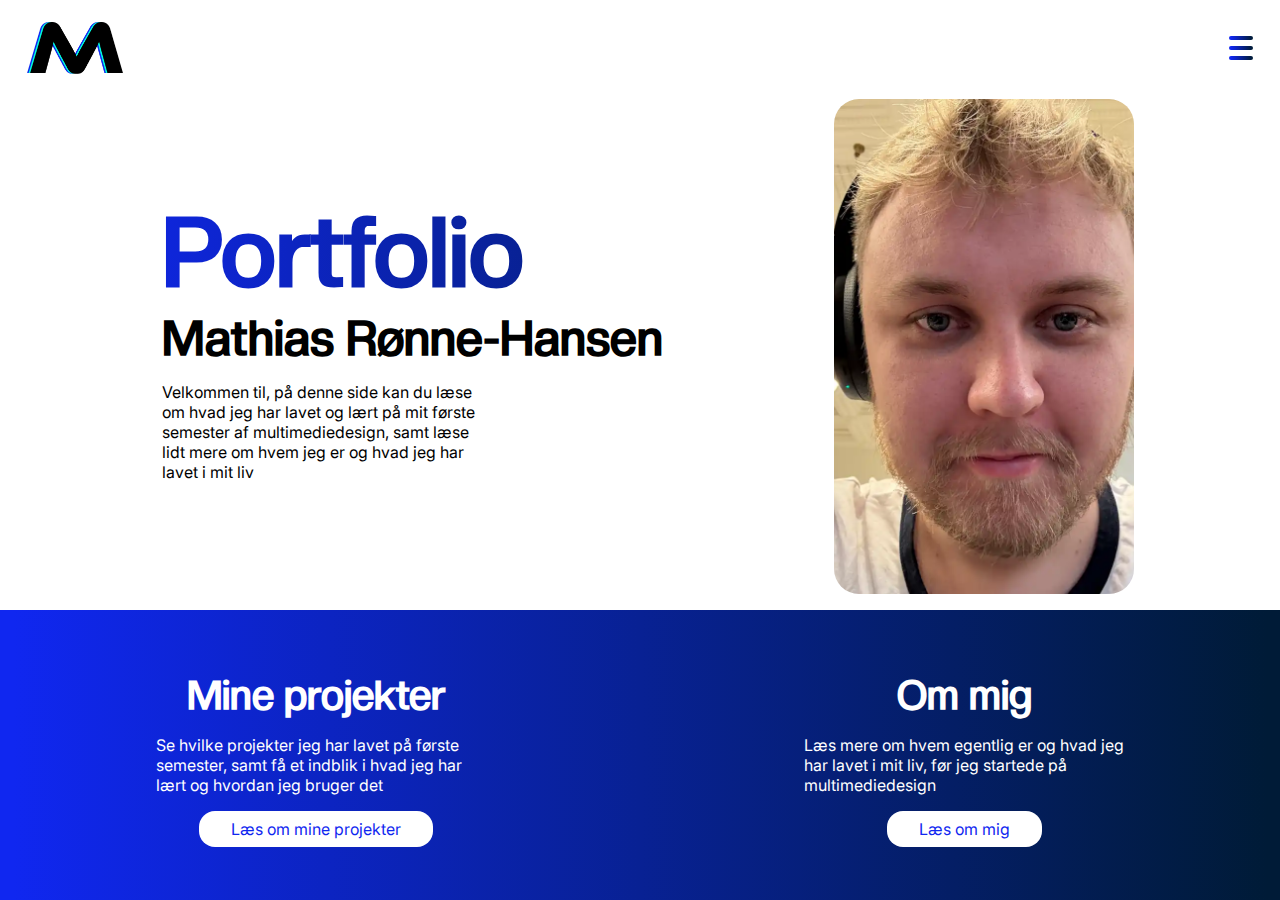
<file: index.html>
<!DOCTYPE html>
<html lang="en">
  <head>
    <meta charset="UTF-8" />
    <link rel="stylesheet" href="css/custom.css" />
    <link rel="stylesheet" href="css/general.css" />
    <link rel="stylesheet" href="css/index.css" />
    <meta name="viewport" content="width=device-width, initial-scale=1.0" />
    <title>Forside</title>
  </head>
  <body>
    <header>
      <nav class="navbar">
        <div>
          <a href="index.html">
            <img class="logo" src="img/portfolio-logo.png" alt="" />
          </a>
        </div>
        <div>
          <img src="img/burgermenu1.svg" alt="" />
        </div>
      </nav>
    </header>
    <main>
      <div class="wrapper">
        <section class="hero-section">
          <div class="hero-text">
            <h1 class="hero-heading">Portfolio</h1>
            <h2 class="hero-subheading">Mathias Rønne-Hansen</h2>
            <p class="hero-paragraph">
              Velkommen til, på denne side kan du læse om hvad jeg har lavet og
              lært på mit første semester af multimediedesign, samt læse lidt
              mere om hvem jeg er og hvad jeg har lavet i mit liv
            </p>
          </div>
          <div class="img-container">
            <img class="hero-img" src="img/mig.webp" alt="" />
          </div>
        </section>
        <section class="info-section">
          <div class="projects">
            <h3 class="info-headline hide">Mine projekter</h3>
            <p class="projects-text hide">
              Se hvilke projekter jeg har lavet på første semester, samt få et
              indblik i hvad jeg har lært og hvordan jeg bruger det
            </p>
            <a class="white-btn" href="portfolio.html">Læs om mine projekter</a>
          </div>
          <div class="about">
            <h3 class="info-headline hide">Om mig</h3>
            <p class="about-text hide">
              Læs mere om hvem egentlig er og hvad jeg har lavet i mit liv, før
              jeg startede på multimediedesign
            </p>
            <a class="white-btn" href="about.html">Læs om mig</a>
          </div>
        </section>
      </div>
    </main>
  </body>
</html>
</file>
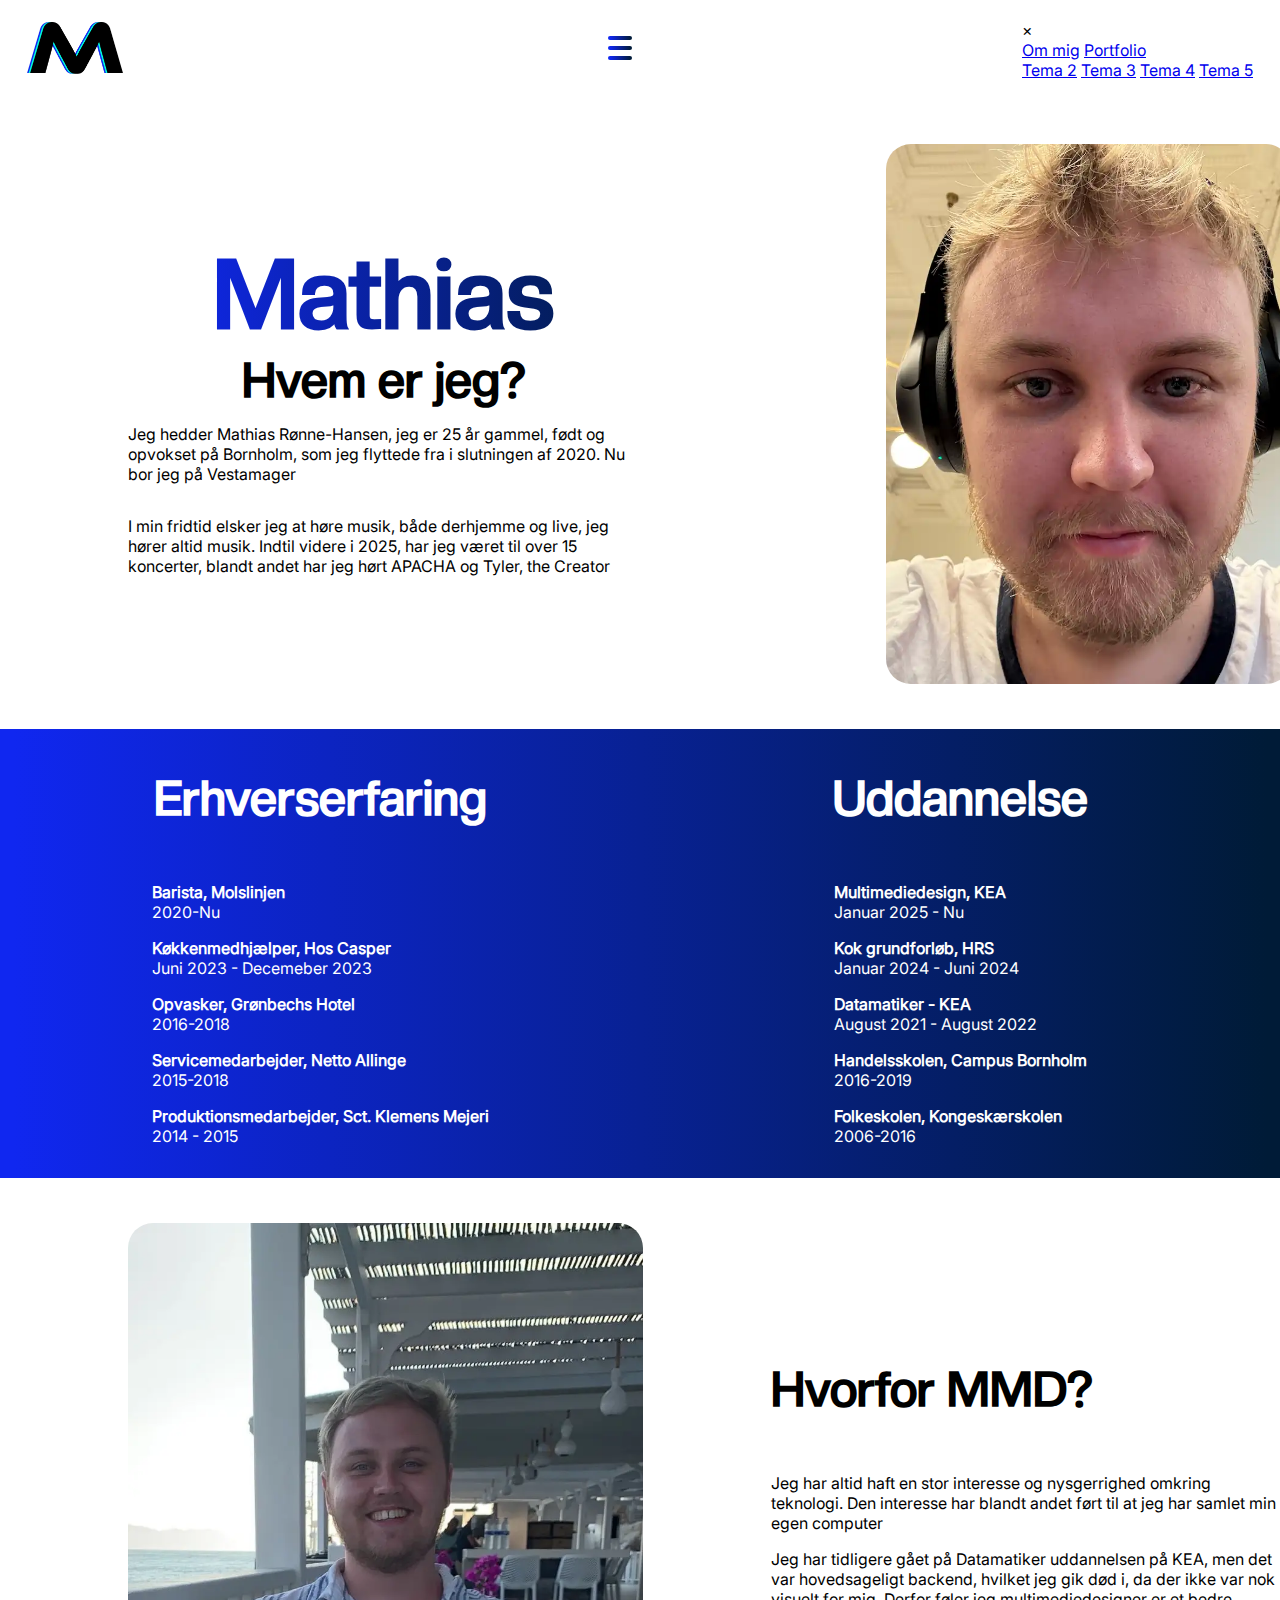
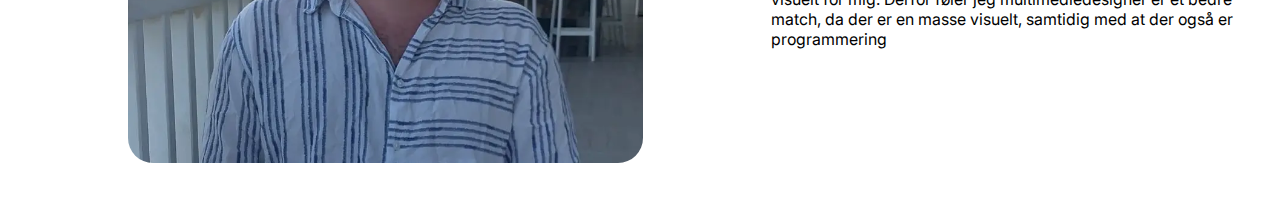
<file: about.html>
<!DOCTYPE html>
<html lang="en">
  <head>
    <meta charset="UTF-8" />
    <meta name="viewport" content="width=device-width, initial-scale=1.0" />
    <link rel="stylesheet" href="css/custom.css" />
    <link rel="stylesheet" href="css/general.css" />
    <link rel="stylesheet" href="css/about.css" />
    <title>Om mig</title>
  </head>
  <body style="overflow-x: hidden">
    <header>
      <nav class="navbar">
        <div>
          <a href="index.html">
            <img class="logo" src="img/portfolio-logo.png" alt="" />
          </a>
        </div>
        <div class="burgermenu">
          <img src="img/burgermenu1.svg" alt="" />
        </div>
        <div id="nav" class="overlay">
          <a id="nav-close" class="closebtn">&times;</a>
          <div class="burger-content">
            <a href="about.html">Om mig</a>
            <a href="portfolio.html">Portfolio</a>
            <div class="burger-portfolio">
              <a href="portfolio/T02.html">Tema 2</a>
              <a href="portfolio/T03.html">Tema 3</a>
              <a href="portfolio/T04.html">Tema 4</a>
              <a href="portfolio/T05.html">Tema 5</a>
            </div>
          </div>
        </div>
      </nav>
    </header>
    <main>
      <section class="hero-section">
        <div class="hero-text">
          <h1 class="hero-header">Mathias</h1>
          <h2 class="hero-subheader">Hvem er jeg?</h2>
          <p class="hero-paragraph">
            Jeg hedder Mathias Rønne-Hansen, jeg er 25 år gammel, født og
            opvokset på Bornholm, som jeg flyttede fra i slutningen af 2020. Nu
            bor jeg på Vestamager
          </p>
          <p class="hero-paragraph">
            I min fridtid elsker jeg at høre musik, både derhjemme og live, jeg
            hører altid musik. Indtil videre i 2025, har jeg været til over 15
            koncerter, blandt andet har jeg hørt APACHA og Tyler, the Creator
          </p>
        </div>
        <div class="img-container">
          <img class="hero-img" src="img/mig.webp" alt="" />
        </div>
      </section>
      <div class="experience">
        <section class="cv">
          <h2 class="cv-header">Erhverserfaring</h2>
          <dl class="cv-list">
            <dt class="title">Barista, Molslinjen</dt>
            <dd class="date">2020-Nu</dd>
            <dt class="title">Køkkenmedhjælper, Hos Casper</dt>
            <dd class="date">Juni 2023 - Decemeber 2023</dd>
            <dt class="title">Opvasker, Grønbechs Hotel</dt>
            <dd class="date">2016-2018</dd>
            <dt class="title">Servicemedarbejder, Netto Allinge</dt>
            <dd class="date">2015-2018</dd>
            <dt class="title">Produktionsmedarbejder, Sct. Klemens Mejeri</dt>
            <dd class="date">2014 - 2015</dd>
          </dl>
        </section>
        <div class="hide">
          <section class="education">
            <h2 class="education-header">Uddannelse</h2>
            <dl class="education-list">
              <dt class="title">Multimediedesign, KEA</dt>
              <dd class="date">Januar 2025 - Nu</dd>
              <dt class="title">Kok grundforløb, HRS</dt>
              <dd class="date">Januar 2024 - Juni 2024</dd>
              <dt class="title">Datamatiker - KEA</dt>
              <dd class="date">August 2021 - August 2022</dd>
              <dt class="title">Handelsskolen, Campus Bornholm</dt>
              <dd class="date">2016-2019</dd>
              <dt class="title">Folkeskolen, Kongeskærskolen</dt>
              <dd class="date">2006-2016</dd>
            </dl>
          </section>
        </div>
      </div>
      <section class="hero-section">
        <div class="hero-text">
          <h2 class="info-subheader">Hvorfor MMD?</h2>
          <div class="text-container">
            <p class="hero-paragraph">
              Jeg har altid haft en stor interesse og nysgerrighed omkring
              teknologi. Den interesse har blandt andet ført til at jeg har
              samlet min egen computer
            </p>
            <p class="hero-paragraph">
              Jeg har tidligere gået på Datamatiker uddannelsen på KEA, men det
              var hovedsageligt backend, hvilket jeg gik død i, da der ikke var
              nok visuelt for mig. Derfor føler jeg multimediedesigner er et
              bedre match, da der er en masse visuelt, samtidig med at der også
              er programmering
            </p>
          </div>
        </div>
        <div class="img-container order">
          <img class="hero-img" src="img/mig2.webp" alt="" />
        </div>
      </section>
      <div class="hide-desktop">
        <section class="education hide">
          <h2 class="education-header">Uddannelse</h2>
          <dl class="education-list">
            <dt class="title">Multimediedesign, KEA</dt>
            <dd class="date">Januar 2025 - Nu</dd>
            <dt class="title">Kok grundforløb, HRS</dt>
            <dd class="date">Januar 2024 - Juni 2024</dd>
            <dt class="title">Datamatiker - KEA</dt>
            <dd class="date">August 2021 - August 2022</dd>
            <dt class="title">Handelsskolen, Campus Bornholm</dt>
            <dd class="date">2016-2019</dd>
            <dt class="title">Folkeskolen, Kongeskærskolen</dt>
            <dd class="date">2006-2016</dd>
          </dl>
        </section>
      </div>
    </main>
    <script src="js/burgermenu.js"></script>
  </body>
</html>
</file>
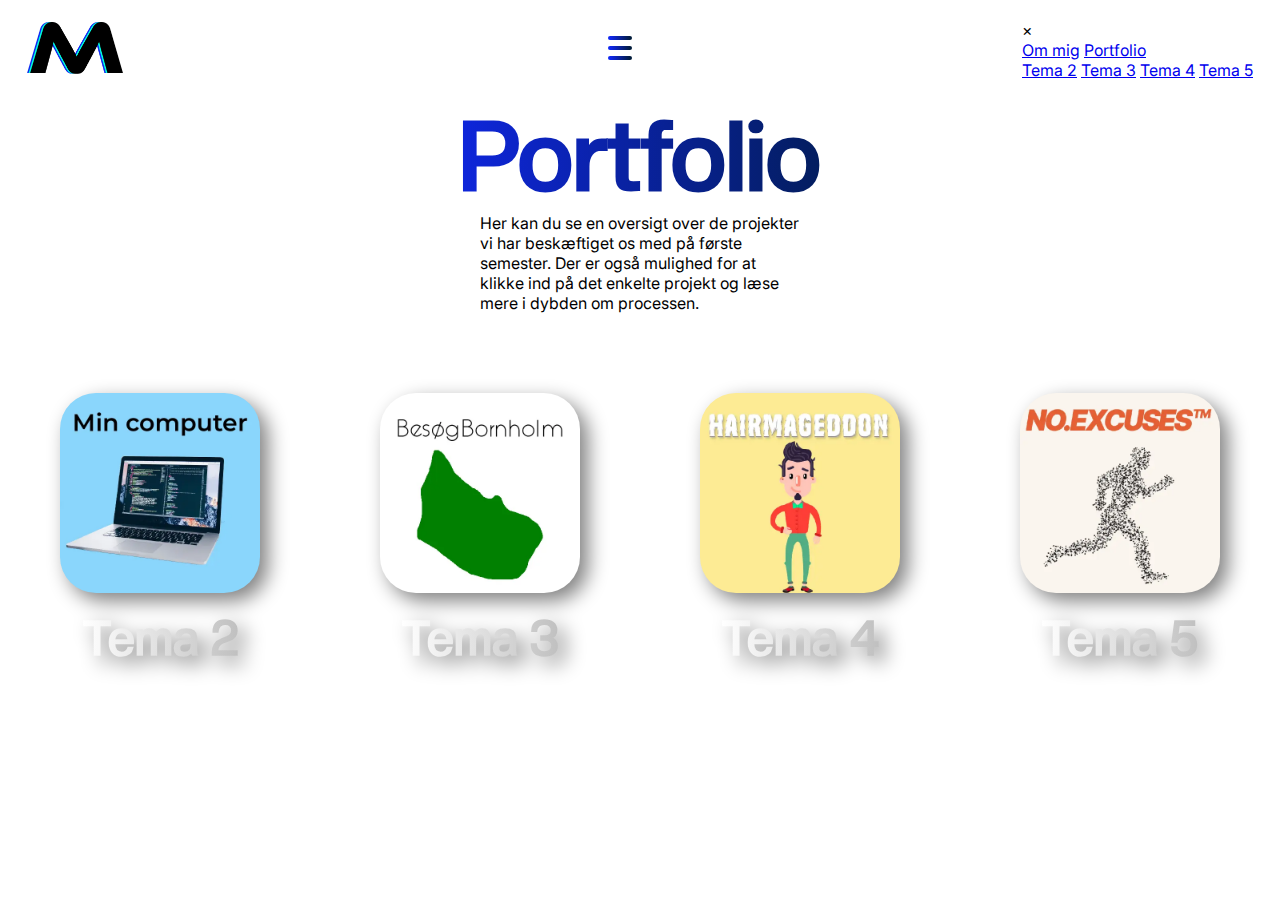
<file: portfolio.html>
<!DOCTYPE html>
<html lang="en">
  <head>
    <meta charset="UTF-8" />
    <meta name="viewport" content="width=device-width, initial-scale=1.0" />
    <link rel="stylesheet" href="css/custom.css" />
    <link rel="stylesheet" href="css/general.css" />
    <link rel="stylesheet" href="css/portfolio.css" />
    <title>Portfolio</title>
  </head>
  <body>
    <header>
      <nav class="navbar">
        <div>
          <a href="index.html">
            <img class="logo" src="img/portfolio-logo.png" alt="" />
          </a>
        </div>
        <div class="burgermenu">
          <img src="img/burgermenu1.svg" alt="" />
        </div>
        <div id="nav" class="overlay">
          <a id="nav-close" class="closebtn">&times;</a>
          <div class="burger-content">
            <a href="about.html">Om mig</a>
            <a href="portfolio.html">Portfolio</a>
            <div class="burger-portfolio">
              <a href="portfolio/T02.html">Tema 2</a>
              <a href="portfolio/T03.html">Tema 3</a>
              <a href="portfolio/T04.html">Tema 4</a>
              <a href="portfolio/T05.html">Tema 5</a>
            </div>
          </div>
        </div>
      </nav>
    </header>
    <main>
      <section class="intro-section">
        <h1 class="intro-headline">Portfolio</h1>
        <p class="intro-text">
          Her kan du se en oversigt over de projekter vi har beskæftiget os med
          på første semester. Der er også mulighed for at klikke ind på det
          enkelte projekt og læse mere i dybden om processen.
        </p>
      </section>
      <section class="project-section">
        <div class="project-showcase blue">
          <a class="project-card" href="portfolio/T02.html">
            <div class="img-container">
              <img src="img/tema2-thumbnail.webp" alt="" class="project-img" />
            </div>
            <h2 class="gradient-headline-silver">Tema 2</h2>
          </a>
        </div>
        <div class="project-showcase medium-blue">
          <a href="portfolio/T03.html" class="project-card">
            <div class="img-container">
              <img src="img/tema3-thumbnail.webp" alt="" class="project-img" />
            </div>
            <h2 class="gradient-headline-silver">Tema 3</h2>
          </a>
        </div>
        <div class="project-showcase dark-blue">
          <a href="portfolio/T04.html" class="project-card">
            <div class="img-container">
              <img src="img/tema4-thumbnail.webp" alt="" class="project-img" />
            </div>
            <h2 class="gradient-headline-silver">Tema 4</h2>
          </a>
        </div>
        <div class="project-showcase black">
          <a href="portfolio/T05.html" class="project-card">
            <div class="img-container">
              <img src="img/tema5-thumbnail.webp" alt="" class="project-img" />
            </div>
            <h2 class="gradient-headline-silver">Tema 5</h2>
          </a>
        </div>
      </section>
    </main>
    <footer></footer>
    <script src="js/burgermenu.js"></script>
  </body>
</html>
</file>
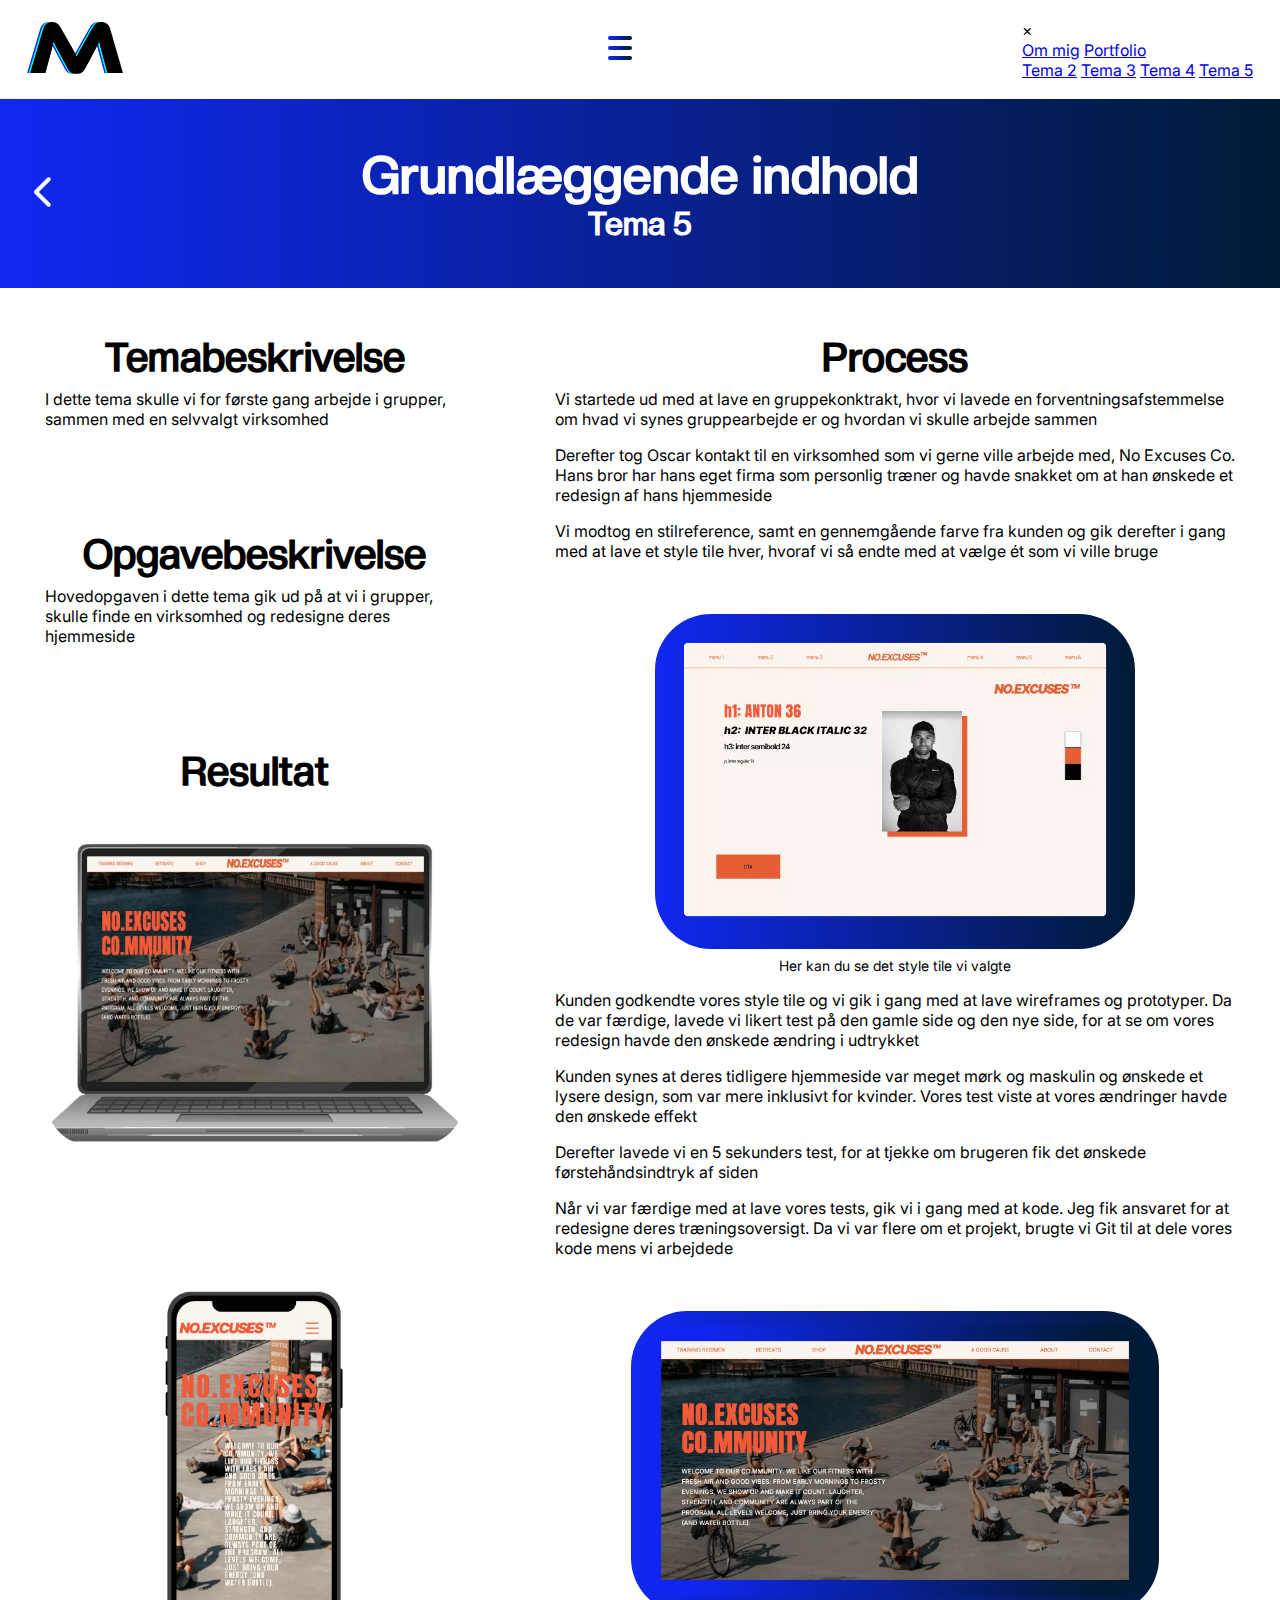
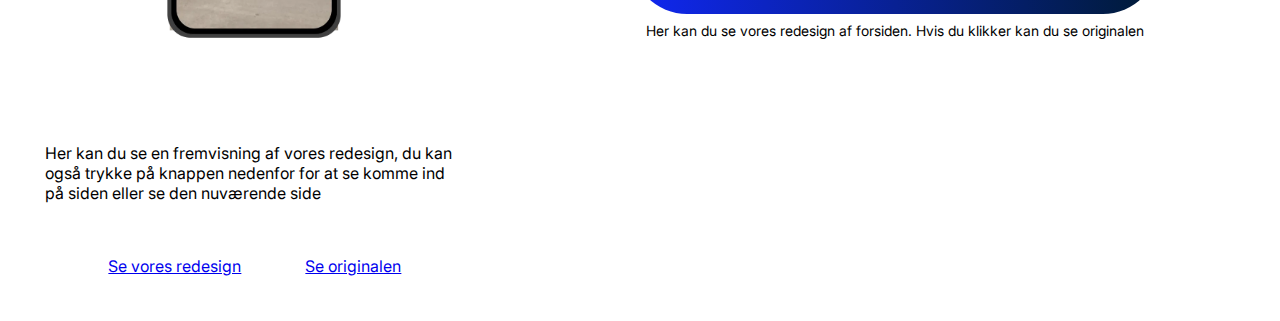
<file: portfolio/T05.html>
<!DOCTYPE html>
<html lang="en">
  <head>
    <meta charset="UTF-8" />
    <meta name="viewport" content="width=device-width, initial-scale=1.0" />
    <link rel="stylesheet" href="../css/custom.css" />
    <link rel="stylesheet" href="../css/general.css" />
    <link rel="stylesheet" href="../css/portfolio-theme.css" />
    <title>Tema 5</title>
  </head>
  <body>
    <header>
      <nav class="navbar">
        <div>
          <a href="../index.html">
            <img class="logo" src="../img/portfolio-logo.png" alt="" />
          </a>
        </div>
        <div class="burgermenu">
          <img src="../img/burgermenu1.svg" alt="" />
        </div>
        <div id="nav" class="overlay">
          <a id="nav-close" class="closebtn">&times;</a>
          <div class="burger-content">
            <a href="../about.html">Om mig</a>
            <a href="../portfolio.html">Portfolio</a>
            <div class="burger-portfolio">
              <a href="T02.html">Tema 2</a>
              <a href="T03.html">Tema 3</a>
              <a href="T04.html">Tema 4</a>
              <a href="T05.html">Tema 5</a>
            </div>
          </div>
        </div>
      </nav>
    </header>
    <main>
      <div class="intro-banner">
        <div class="arrow-container">
          <a href="T04.html">
            <svg
              class="arrow-back"
              width="20"
              height="32"
              viewBox="0 0 5 8"
              fill="none"
              xmlns="http://www.w3.org/2000/svg"
            >
              <path
                d="M0.646447 3.64645C0.451184 3.84171 0.451184 4.15829 0.646447 4.35355L3.82843 7.53553C4.02369 7.7308 4.34027 7.7308 4.53553 7.53553C4.7308 7.34027 4.7308 7.02369 4.53553 6.82843L1.70711 4L4.53553 1.17157C4.7308 0.976311 4.7308 0.659728 4.53553 0.464466C4.34027 0.269204 4.02369 0.269204 3.82843 0.464466L0.646447 3.64645ZM1.0001 4V3.5H1V4V4.5H1.0001V4Z"
                fill="white"
              />
            </svg>
          </a>
          <div class="headings">
            <h1 class="intro-heading">Grundlæggende indhold</h1>
            <h2 class="subheading">Tema 5</h2>
          </div>
          <svg
            class="arrow-next"
            id="arrow-next"
            width="20"
            height="32"
            viewBox="0 0 5 8"
            fill="none"
            xmlns="http://www.w3.org/2000/svg"
          >
            <path
              d="M4.35365 4.35355C4.54892 4.15829 4.54892 3.84171 4.35365 3.64645L1.17167 0.464466C0.976411 0.269204 0.659828 0.269204 0.464566 0.464466C0.269304 0.659728 0.269304 0.976311 0.464566 1.17157L3.29299 4L0.464566 6.82843C0.269304 7.02369 0.269304 7.34027 0.464566 7.53553C0.659828 7.7308 0.976411 7.7308 1.17167 7.53553L4.35365 4.35355ZM4 4V4.5H4.0001V4V3.5H4V4Z"
              fill="white"
            />
          </svg>
        </div>
      </div>
      <div class="wrapper">
        <article class="project-section">
          <div class="project-text">
            <h3 class="project-heading">Temabeskrivelse</h3>
            <p>
              I dette tema skulle vi for første gang arbejde i grupper, sammen
              med en selvvalgt virksomhed
            </p>
          </div>
          <div class="line blue"></div>
          <div class="project-text">
            <h3 class="project-heading">Opgavebeskrivelse</h3>
            <p>
              Hovedopgaven i dette tema gik ud på at vi i grupper, skulle finde
              en virksomhed og redesigne deres hjemmeside
            </p>
          </div>
          <div class="line medium-blue"></div>
          <div class="project-text">
            <h3 class="project-heading">Resultat</h3>
            <div class="showcase">
              <div class="showcase-container">
                <img class="drawing" src="../img/T05-desktop.webp" alt="" />
              </div>
              <div class="showcase-container">
                <img
                  class="showcase-container-mobile"
                  src="../img/T05-mobile.webp"
                  alt=""
                />
              </div>
              <p class="result-text">
                Her kan du se en fremvisning af vores redesign, du kan også
                trykke på knappen nedenfor for at se komme ind på siden eller se
                den nuværende side
              </p>
              <div class="btn-container">
                <a
                  href="https://mathiasrh.dk/virksomhedssite/"
                  class="blue-btn"
                  target="_blank"
                  >Se vores redesign</a
                >
                <a
                  href="https://www.noexcusesco.dk/"
                  class="blue-btn"
                  target="_blank"
                  >Se originalen</a
                >
              </div>
            </div>
          </div>
          <div class="line dark-blue hide-desktop"></div>
        </article>
        <section class="right-section">
          <div class="project-text">
            <h3 class="project-heading">Process</h3>
            <p>
              Vi startede ud med at lave en gruppekonktrakt, hvor vi lavede en
              forventningsafstemmelse om hvad vi synes gruppearbejde er og
              hvordan vi skulle arbejde sammen
            </p>
            <p>
              Derefter tog Oscar kontakt til en virksomhed som vi gerne ville
              arbejde med, No Excuses Co. Hans bror har hans eget firma som
              personlig træner og havde snakket om at han ønskede et redesign af
              hans hjemmeside
            </p>
            <p>
              Vi modtog en stilreference, samt en gennemgående farve fra kunden
              og gik derefter i gang med at lave et style tile hver, hvoraf vi
              så endte med at vælge ét som vi ville bruge
            </p>
            <div class="img-container" id="styletile">
              <img
                src="../img/no-ex-styletile.webp"
                alt="style tile"
                class="drawing"
              />
            </div>
            <aside>Her kan du se det style tile vi valgte</aside>
            <p>
              Kunden godkendte vores style tile og vi gik i gang med at lave
              wireframes og prototyper. Da de var færdige, lavede vi likert test
              på den gamle side og den nye side, for at se om vores redesign
              havde den ønskede ændring i udtrykket
            </p>
            <p>
              Kunden synes at deres tidligere hjemmeside var meget mørk og
              maskulin og ønskede et lysere design, som var mere inklusivt for
              kvinder. Vores test viste at vores ændringer havde den ønskede
              effekt
            </p>
            <p>
              Derefter lavede vi en 5 sekunders test, for at tjekke om brugeren
              fik det ønskede førstehåndsindtryk af siden
            </p>
            <p>
              Når vi var færdige med at lave vores tests, gik vi i gang med at
              kode. Jeg fik ansvaret for at redesigne deres træningsoversigt. Da
              vi var flere om et projekt, brugte vi Git til at dele vores kode
              mens vi arbejdede
            </p>
            <div>
              <div class="slideshow-container" id="T05">
                <div class="slide">
                  <img
                    src="../img/no-ex.webp"
                    alt="redesign"
                    class="slide-img"
                    id="slide-img6"
                  />
                </div>
                <div class="slide">
                  <img
                    src="../img/no-ex-og.webp"
                    alt="original"
                    class="slide-img"
                    id="slide-img7"
                  />
                </div>
              </div>
              <aside>
                Her kan du se vores redesign af forsiden. Hvis du klikker kan du
                se originalen
              </aside>
            </div>
          </div>
          <div class="line-container">
            <div class="line dark-blue"></div>
          </div>
        </section>
      </div>
    </main>
    <footer></footer>
    <script src="../js/burgermenu.js"></script>
    <script src="../js/slideshow-T05.js"></script>
  </body>
</html>
</file>
<file: css/custom.css>
:root {
    /* Farvepalette */
    --electric-blue: #1027F0;
    --dark-blue: #001B37;
    --silver: #c0c0c0;

    --gradient-cross: linear-gradient(90deg, #1027F0 1%, #001B37 99%);
    --gradient-linear: linear-gradient(90deg, #1027F0 -17.4%, #001B37 132.51%);
    --gradient-silver: linear-gradient(90deg, #FFF 0%, #C0C0C0 100%);

    /* Fonts */
    --headline-font: "creatodisplay-medium", sans-serif;
    --body-font: "inter-regular", sans-serif;

    /* Fontsizes desktop */
    --headline-fontsize-desktop: 96px;
    --headline2-fontsize-desktop: 48px;
    --headline3-fontsize-desktop: 40px;
    --bodytext-fontsize-desktop: 16px;
    --cta-fontsize-desktop: 16px;

    /* Fontsizes mobile */
    --headline-fontsize: 48px;
    --headline2-fontsize: 36px;
    --headline3-fontsize: 20px;
    --bodytext-fontsize: 16px;
}
</file>
<file: css/general.css>
html,
body,
header,
footer,
main,
nav,
ul {
  margin: 0;
  padding: 0;
  box-sizing: border-box;
}

@font-face {
    font-family: inter-regular;
    src: url(../font/Inter-Regular.ttf);
}

@font-face {
    font-family: creatodisplay-medium;
    src: url(../font/CreatoDisplay-Medium.otf);
}

h1, h2, h3, h4 {
    font-family: var(--headline-font);
}

h1 {
    background-image: var(--gradient-linear);
    color: transparent;
    background-clip: text;
    font-size: var(--headline-fontsize);
}

h2 {
    font-size: var(--headline2-fontsize);
}

h3 {
    font-size: var(--headline3-fontsize);
}

p, a {
    font-family: var(--body-font);
    font-size: var(--bodytext-fontsize);
}

/* Fontsizes desktop */
@media screen and (min-width: 601px) {
    h1 {
        font-size: var(--headline-fontsize-desktop);
    }
    h2 {
    font-size: var(--headline2-fontsize-desktop);
    }

    h3 {
        font-size: var(--headline3-fontsize-desktop);
    }

    p, a {
        font-size: var(--bodytext-fontsize-desktop);
    }

}

/* Navbar */
.navbar {
    display: flex;
    justify-content: space-between;
    align-items: center;
    margin: 3vh;
    height: 5vh;
}

.logo {
    width: 50%;
    height: auto;
}

/* nav */

/* CTA */
.white-btn {
    background-color: white;
    text-decoration: none;
    color: var(--electric-blue);
}

.white-btn:hover {
    color: var(--dark-blue);
}

.white-btn {
        border-radius: 1rem;
        padding: 0.5rem 2rem;
    }
/* CTA - desktop */
@media screen and (min-width: 601px) {
    .white-btn {
        border-radius: 1rem;
        padding: 0.5rem 2rem;
    }
}

/* Gennemgående classes */
.hide {
    display: none;
}
</file>
<file: css/index.css>
/* Hero */
.wrapper {
    overflow: hidden;
}
.hero-section {
    display: flex;
    flex-direction: column;
    justify-content: center;
    gap: 1rem;
    align-items: center;
    margin-bottom: 1rem;
    text-align: center;
}

.hero-heading, .hero-subheading {
    margin: 0;
}

.img-container {
    height: 40vh;
}

.hero-img {
    height: 100%;
    width: auto;
    border-radius: 1rem;
    object-fit: cover;
}

.hero-text {
    margin: 0 1rem;
}

/* Info */
.info-section{
    width: 100vw;
    background: var(--gradient-cross);
    display: flex;
    flex-direction: column;
    gap: 2.5rem;
    align-items: center;
    padding: 2.5rem 0;
}

/* Desktop */
@media screen and (min-width: 601px) {
    .wrapper {
        height: 89vh; 
        overflow: hidden;
    }

    /* Hero */
    .hero-section {
        flex-direction: row;
        height: 55vh;
        text-align: left;
    }

    .hero-paragraph {
        width: 30vw;
    }

    .hero-text {
        width: 50vw;
    }

    .hero-paragraph {
        width: 25vw;
    }

    .img-container {
        height: 55vh;
    }
    .hero-img {
        max-width: 300px;
        border-radius: 25px;
    }

    /* Infobanner */
    .info-section {
        height: 33vh;
        display: flex;
        flex-direction: row;
        align-items: center;
        gap: 1rem;
        color: white;
        padding: 0;
    }

    .info-headline {
        margin: 0 0;
    }

    .projects, .about {
        width: 50vw;
        display: flex;
        flex-direction: column;
        align-items: center;
    }

    .projects-text, .about-text {
        width: 25vw;
    }

    .hide {
        display: flex;
    }
}
</file>
<file: css/about.css>
/* Hero */
.hero-section {
    display: flex;
    flex-direction: column;
    align-items: center;
}

.info-section {
    margin-top: 5vh;
}

.hero-text {
    display: flex;
    flex-direction: column;
    align-items: center;
}

.hero-header, .hero-subheader {
    margin: 0;
}

.hero-paragraph {
    width: 80vw;
    text-align: center;
}

.img-container {
    width: 80vw;
}

.hero-img {
    width: 100%;
    height: auto;
    border-radius: 25px;
    margin: 5vh 0;
}


.cv, .education {
    display: flex;
    flex-direction: column;
    width: 100vw;
    align-items: center;
    font-family: var(--body-font);
    background: var(--gradient-cross); 
    color: white;
}


.cv-list dt, .education-list dt {
    font-weight: 600;
}

.cv-list dd, .education-list dd {
    margin: 0;
    padding: 0 0 1em 0;
}


/* Desktop */
@media screen and (min-width: 601px) {
    .hero-section {
        display: flex;
        flex-direction: row;
        justify-content: space-evenly;
        gap: 10vw;
        margin: 0 10vw;
        width: 100vw;
    }

    .hero-text {
    
    }

    .hide {
        display: flex;
    }

    .cv, .education {
        width: 40vw;
        background: 0;
    }

    .experience {
        display: flex;
        flex-direction: row;
        justify-content: space-around;
        background: var(--gradient-cross); 
        color: white;
    }

    .hide-desktop {
        display: none;
    }

    .img-container {
        display: flex;
        justify-content: center;
    }

    .hero-img {
        margin: 5vh 0;
        height: 60vh;
        width: auto;
    }

    .text-container {
        width: 60vw;
    }

    .hero-paragraph {
        width: 40vw;
        text-align: left;
    }

    .info-subheader {
        text-align: left;
        align-self: flex-start;
    }

    .order {
        order: -1;
    }
}
</file>
<file: css/portfolio.css>
/* Intro */
.intro-section {
    display: flex;
    align-items: center;
    justify-content: center;
    flex-direction: column;
}

.intro-headline {
    margin: 0;
}

.intro-text {
    width: 50vw;
    text-align: center;
}

/* Portfolio */
.project-section {
    display: flex;
    justify-content: space-around;
    flex-direction: column;
    align-items: center;
    gap: 1.5rem;
}

.project-showcase {
    border-radius: 2.25rem;
    display: flex;
    flex-direction: column;
    width: 60vw;
    align-items: center;
    color: white;
    filter: drop-shadow(8px 8px 10px gray);
}

.project-showcase a {
    text-decoration: none;
}

.project-showcase:last-child {
    margin-bottom: 1rem;
}

.project-card {
    display: flex;
    flex-direction: column;
    align-items: center;
}


.gradient-headline-silver, h3 {
    margin: 0;
}

.gradient-headline-silver {
    background-image: var(--gradient-silver);
    color: transparent;
    background-clip: text;
    margin-bottom: 1rem;
}

.project-img {
    border-radius: 2.25rem;
    margin: 1rem 1rem;
    width: 100%;
    height: auto;
    max-width: 200px;
}

.project-text {
    margin: 1rem 1rem;
}

.white-btn {
    margin-bottom: 1rem;
}

/* Desktop */
@media screen and (min-width: 601px) {
    /* Intro */
    .intro-text {
        width: 25vw;
        text-align: left;
        margin: 0 0 4rem;
    }

    /* Portfolio */
    .project-section {
        flex-direction: row;
        align-items: space-between;
        justify-content: space-evenly;
        width: 100vw;
        gap: 3rem;
    }

    .project-showcase {
        width: 20vw;
        border-radius: 3rem;
        height: auto;
    }

    .project-showcase:hover {
        box-shadow: 0px 6px 10px rgba(0, 0, 0, 0.4);
        transform: scale(1.03);
    }

    .project-showcase:last-child {
        margin: 0 1rem 0 0;
    }

    .project-showcase:first-child {
        margin-left: 1rem;
    }

    .img-container {
        width: 30vh;
        height: auto;
        display: flex;
        justify-content: center;
    }

    .project-img {
        /* margin: 0.5rem 0.5rem; */
        width: 100%;
        height: auto;
        max-width: 200px;
    }

    .hidden {
        display: none;
    }
}
</file>
<file: css/portfolio-theme.css>
/* Portfolio navigation */
aside {
    font-family: var(--body-font);
    font-size: 14px;
    font-weight: 400;
    margin-bottom: 0.5rem;
    text-align: center;
}

.intro-banner {
    width: 100vw;
    background: var(--gradient-cross);
    display: flex;
    padding: 5vh 0;
    flex-direction: column;
    justify-content: center;
    align-items: center;
}

.intro-heading {
    font-size: 28px;
    color: white;
}

.subheading {
    font-size: 26px;
    color: white;
}

.intro-heading, .subheading {
    margin: 0;
}
.headings {
    display: flex;
    flex-direction: column;
    align-items: center;
    text-align: center;
}
.arrow-container {
    width: 100vw;
    display: flex;
    flex-direction: row;
    justify-content: space-between;
    align-items: center;
}

/* Theme info */
.project-section {
    display: flex;
    flex-direction: column;
    align-items: center;
    gap: 5vh;
}

.line:last-child {
    margin-bottom: 5vh;
}

.project-section:first-child {
    margin-top: 5vh;
}

.project-text {
    display: flex;
    flex-direction: column;
    align-items: center;
    margin: 0 5vh;
}

.project-heading {
    margin: 0;
}

.showcase {
    display: flex;
    align-items: center;
    flex-direction: column;
    gap: 5vh;
}

.showcase:last-child {
    margin-bottom: 5vh;
}

.desktop {
    width: 70vw;
    height: auto;
}

.phone {
    margin-bottom: 5vh;
}

.line {
    width: 70vw;
    height: 3px;
}

.result {
    margin-bottom: 1rem;   
 }

 .result-text {
    width: 80vw;
 }

 .line-container {
    margin-top: 5vh;
    display: flex;
    justify-content: center;
 }

 .img-container {
    width: 80vw;
    background: var(--gradient-cross);
    border-radius: 3.5rem;
    padding: 1rem;
    margin: 5vh 0;
 }

 #pelle {
    margin-bottom: 0;
 }

 .drawing {
    width: 100%;
    height: auto;
    border-radius: 3rem;
 }

 .showcase-container {
    max-height: 40vh;
    height: 100%;
    width: auto;
    margin: 5vh 0;
 }

 .showcase-container-mobile {
    max-height: 40vh;
    height: 100%;
    width: auto;
 }
 
 .finished {
    max-width: 40vw;
    height: 100%;
    width: auto;
 }

 .btn-container {
    display: flex;
    flex-direction: column;
    align-items:center;
    gap: 5vw;
}

 /* Slideshow */
.slideshow-container, .slideshow-container2 {
    background: var(--gradient-cross);
    border-radius: 3.5rem;
    padding: 1.5rem;
    margin-top: 5vh;
}

#T05 {
    padding: 0.5rem;
}

.slideshow-container2 {
    padding: 1rem;
}

.slide-img {
    width: 100%;
    height: auto;
    border-radius: 3rem;
    cursor: pointer;
}

 .fade {
    animation-name: fade;
    animation-duration: 0.5s;
}

#slide-img2, #slide-img3, #slide-img5, #slide-img7 {
    display: none;
}

#arrow-next {
    visibility: hidden;
}

@keyframes fade {
    from {opacity: .4} 
    to {opacity: 1}
}

#styletile {
    margin-bottom: 0;
}

/* Desktop */
@media screen and (min-width: 601px) {
    .intro-heading {
        font-size: 4vw;
    }

    .subheading {
        font-size: 2.5vw;
    }

    .arrow-container {
        width: 95vw;
    }

    .line {
        width: 30vw;
    }

    .wrapper {
        width: 100vw;
        display: flex;
        flex-direction: row;
    }

    .desktop {
        width: 30vw;
        height: auto;
    }

    .showcase {
        display: flex;
        align-items: center;
    }

    .right-section {
        margin-top: 5vh;
    }

    p, aside {
        margin: 0.5rem 0;
    }

    .desktop, .phone {
        display: flex;
        justify-content: center;
    }

    .slide {
        width: 40vw;
    }
    .hide-desktop {
        display: none;
    }
    
    .img-container {
        width: 35vw;
    }

    .result-text {
        width: auto;
    }

    .btn-container {
        flex-direction: row;
        gap: 5vw;
    }

}
</file>
